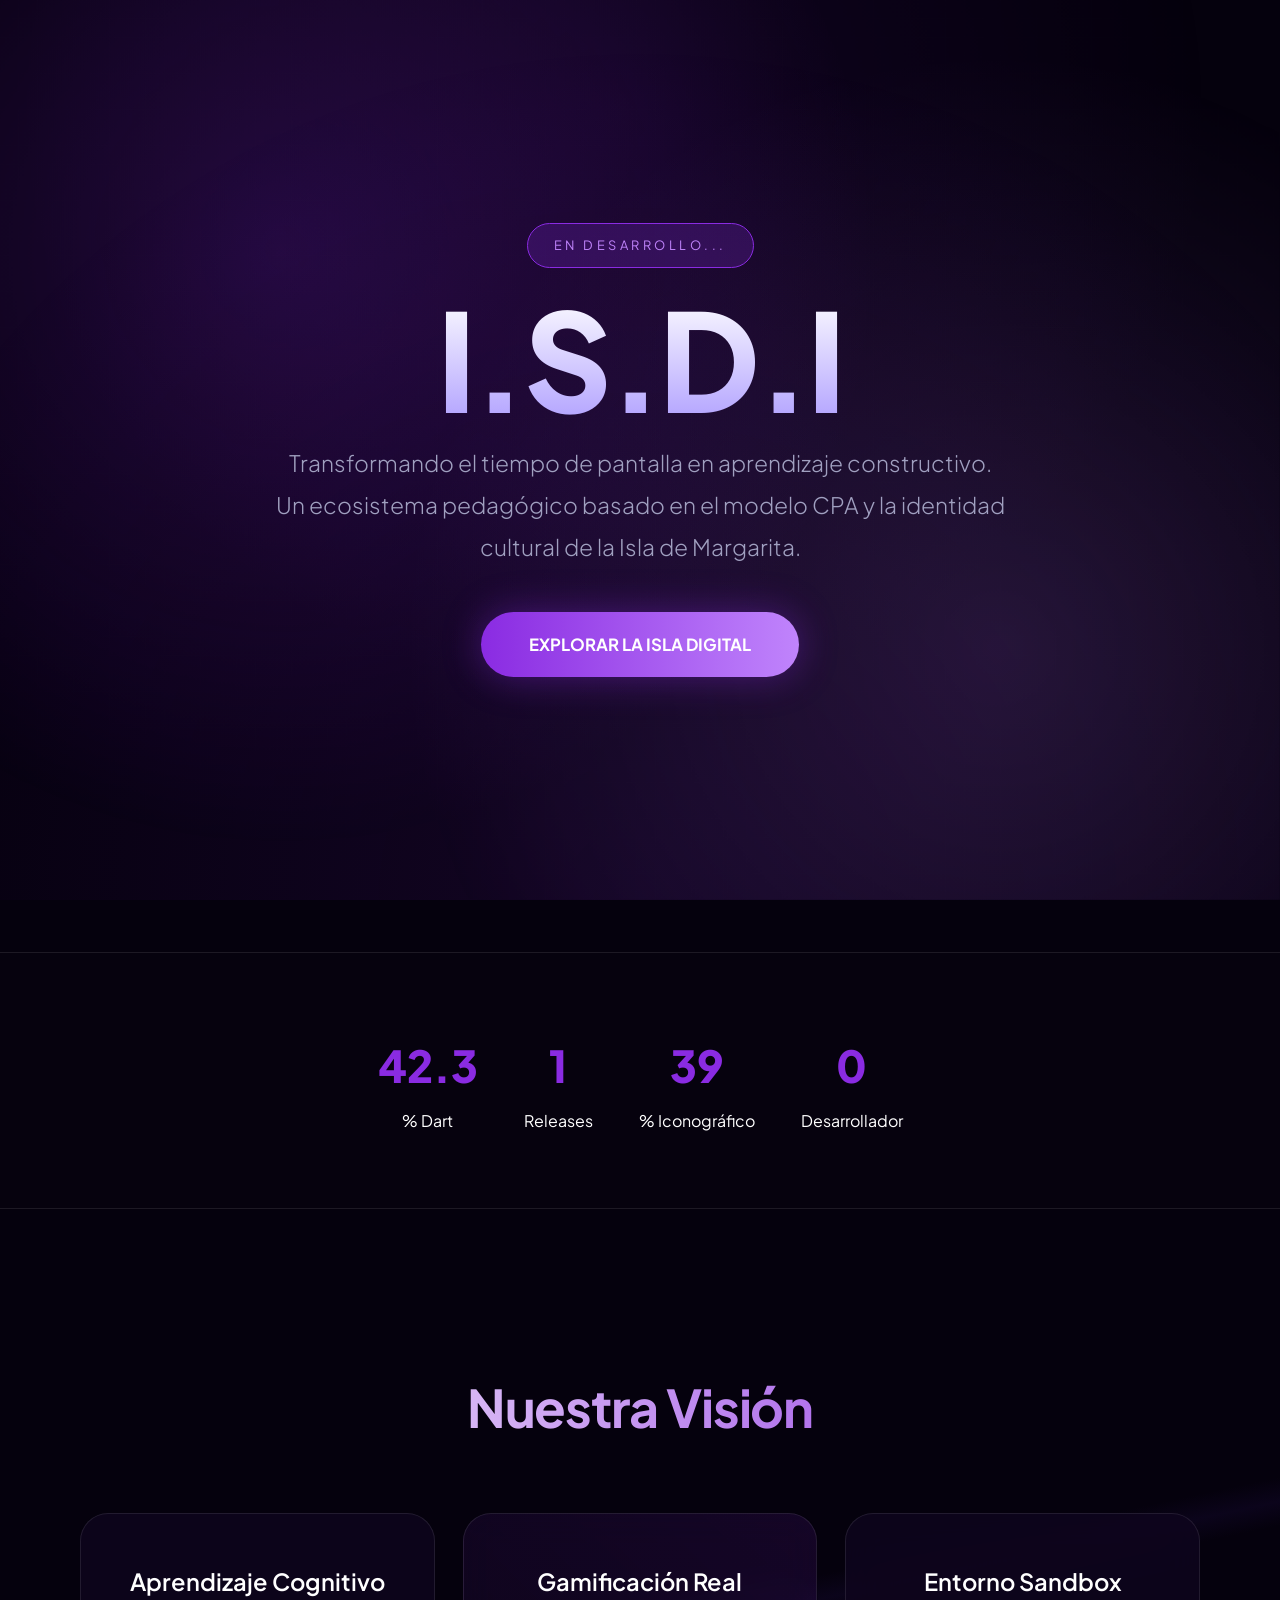
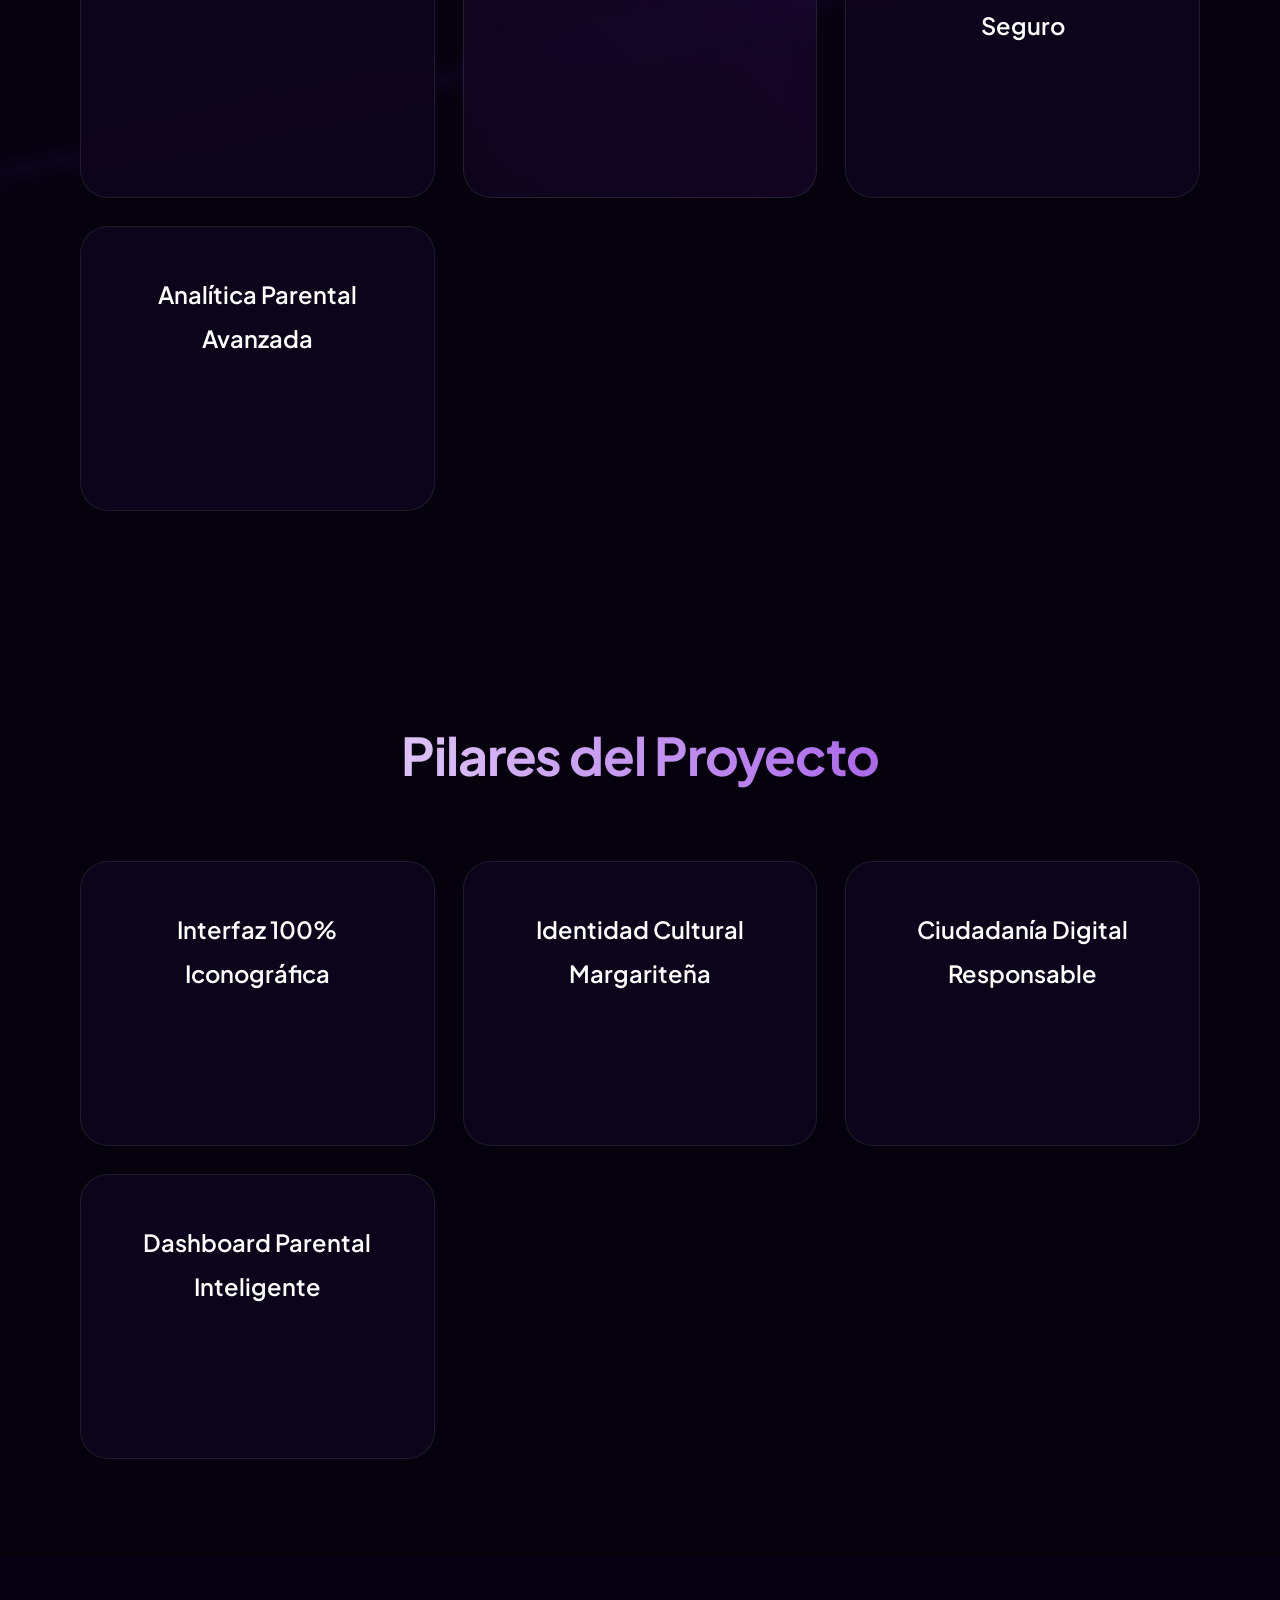
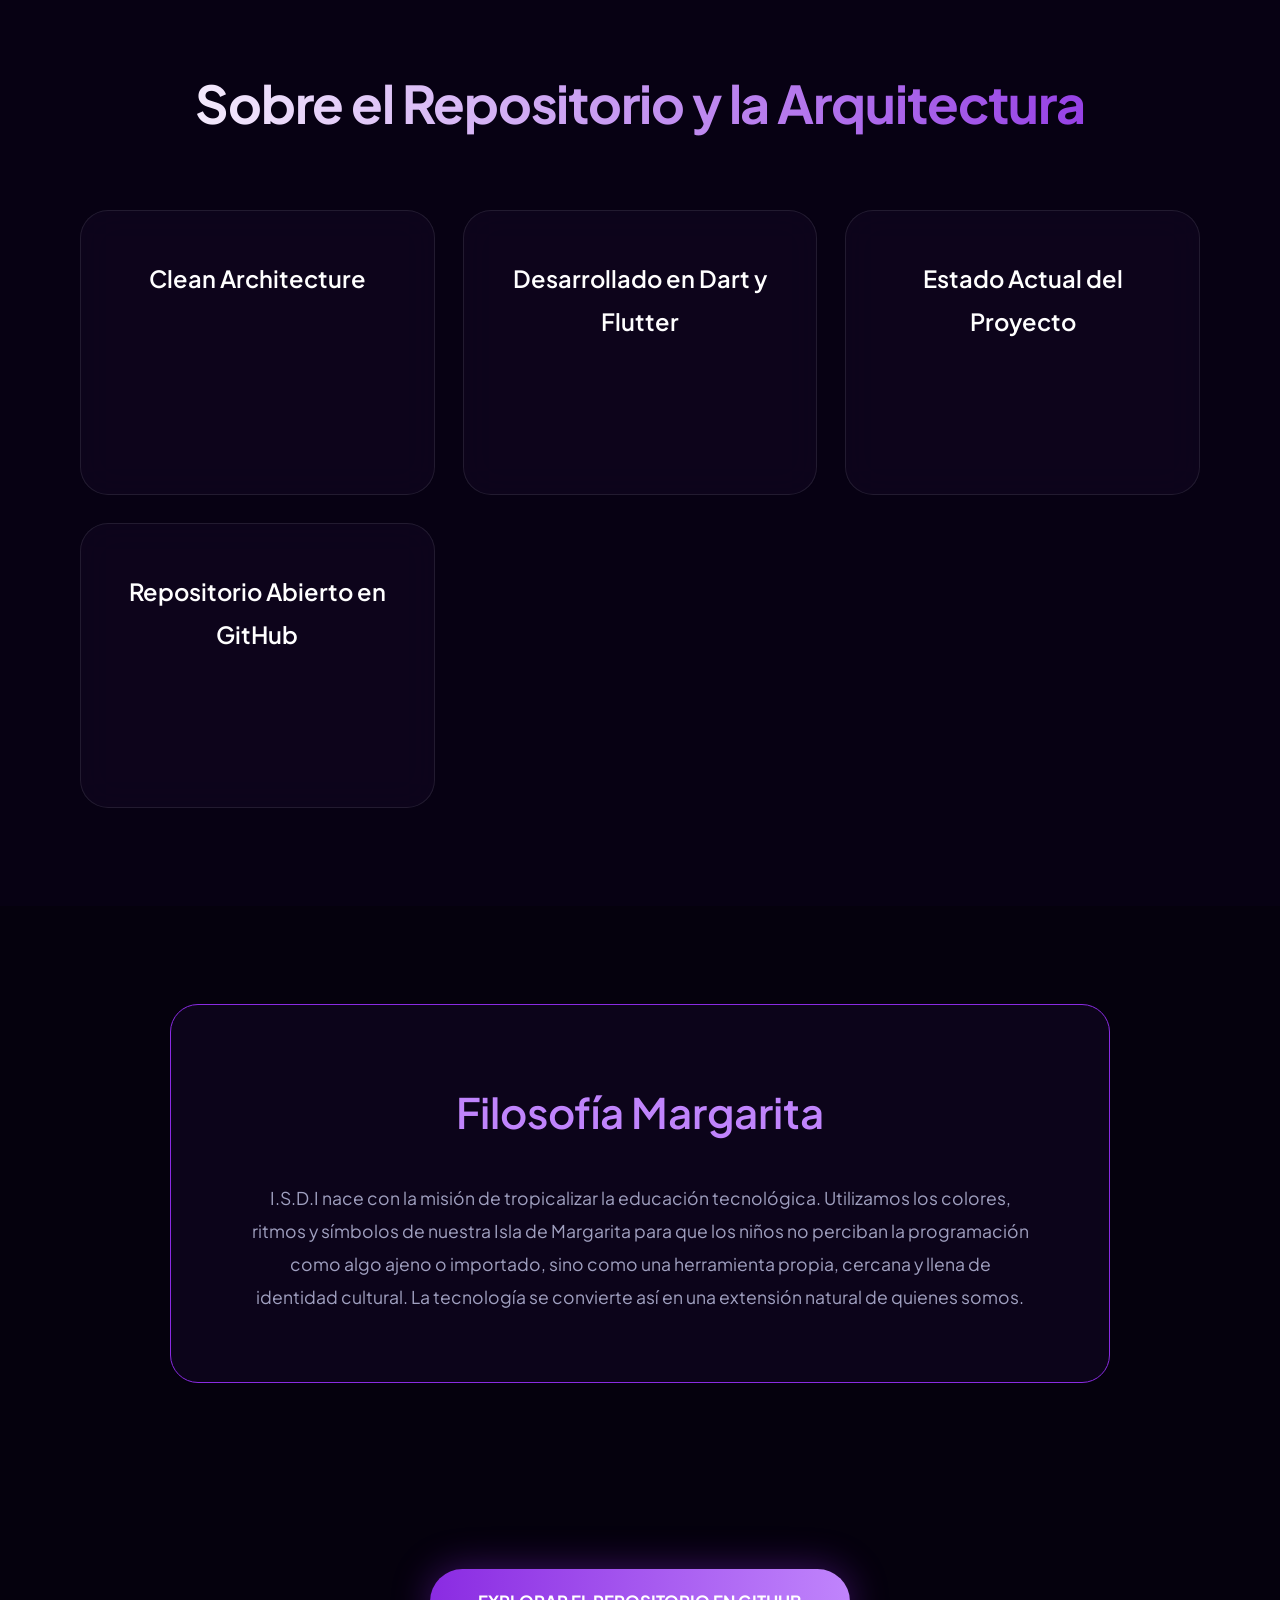
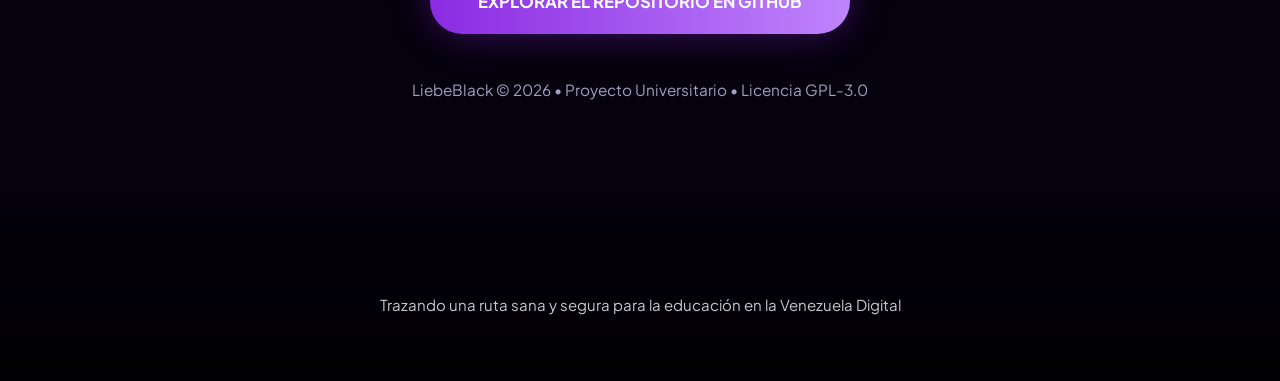
<file: index.html>
<!DOCTYPE html>
<html lang="es">
<head>
    <meta charset="UTF-8">
    <meta name="viewport" content="width=device-width, initial-scale=1.0">
    <title>I.S.D.I | Isla Digital </title>
    <link href="https://fonts.googleapis.com/css2?family=Plus+Jakarta+Sans:wght@300;400;600;800&display=swap" rel="stylesheet">
    <style>
        :root {
            --primary: #8a2be2;
            --accent: #c084fc;
            --bg-dark: #05010d;
            --bg-card: rgba(15, 5, 30, 0.85);
            --glass-border: rgba(255, 255, 255, 0.09);
            --text-main: #ffffff;
            --text-dim: #a0a0c0;
        }

        * { margin: 0; padding: 0; box-sizing: border-box; scroll-behavior: smooth; }

        body {
            font-family: 'Plus Jakarta Sans', sans-serif;
            background-color: var(--bg-dark);
            color: var(--text-main);
            overflow-x: hidden;
            line-height: 1.85;
            text-align: center;
        }

        /* FONDO DINÁMICO ULTRA FLUIDO AL DESPLAZARSE */
        .glow-mesh {
            position: fixed;
            top: 0; left: 0; width: 100%; height: 100%;
            z-index: -1;
            background: 
                radial-gradient(circle at 22% 28%, rgba(138, 43, 226, 0.21) 0%, transparent 50%),
                radial-gradient(circle at 78% 72%, rgba(192, 132, 252, 0.15) 0%, transparent 50%),
                radial-gradient(circle at 48% 12%, rgba(138, 43, 226, 0.09) 0%, transparent 58%);
            animation: meshPulse 32s ease infinite alternate;
            will-change: transform;
        }

        @keyframes meshPulse {
            0%   { opacity: 0.94; transform: scale(1) rotate(0deg); }
            100% { opacity: 1; transform: scale(1.055) rotate(1.2deg); }
        }

        /* ANIMACIONES PREMIUM ULTRA SUAVES */
        .reveal {
            opacity: 0;
            transform: translateY(70px) scale(0.95);
            transition: all 1.25s cubic-bezier(0.23, 1, 0.32, 1);
        }
        .reveal.active {
            opacity: 1;
            transform: translateY(0) scale(1);
        }

        .bento-card {
            transition: all 0.7s cubic-bezier(0.23, 1, 0.32, 1);
        }
        .bento-card:hover {
            transform: translateY(-16px);
            box-shadow: 0 35px 80px rgba(138, 43, 226, 0.22);
            border-color: var(--accent);
        }

        /* SECCIONES COMPACTAS Y ELEGANTES */
        .section-container {
            max-width: 1160px;
            margin: 0 auto;
            padding: 0 20px;
        }

        .section-title {
            margin-bottom: 58px;
        }
        .section-title h2 {
            font-size: clamp(2.15rem, 6.2vw, 3.25rem);
            background: linear-gradient(90deg, var(--text-main), var(--primary));
            -webkit-background-clip: text;
            -webkit-text-fill-color: transparent;
            font-weight: 700;
            letter-spacing: -1.1px;
        }

        .grid-container {
            display: grid;
            grid-template-columns: repeat(auto-fit, minmax(305px, 1fr));
            gap: 28px;
            max-width: 1160px;
            margin: 0 auto;
        }

        .bento-card {
            background: var(--bg-card);
            border: 1px solid var(--glass-border);
            border-radius: 28px;
            padding: 46px 34px;
            backdrop-filter: blur(18px);
            cursor: pointer;
            display: flex;
            flex-direction: column;
            align-items: center;
            text-align: center;
            min-height: 285px;
        }

        .bento-card h3 {
            font-size: 1.48rem;
            font-weight: 600;
            margin-bottom: 20px;
            transition: all 0.5s ease;
            position: relative;
        }

        .bento-card h3::after {
            content: '';
            position: absolute;
            bottom: -8px;
            left: 50%;
            width: 0;
            height: 1px;
            background: var(--accent);
            transition: all 0.5s ease;
            transform: translateX(-50%);
        }

        .bento-card:hover h3::after {
            width: 48px;
        }

        /* EXPANSIÓN MÁS ELEGANTE Y PROFUNDA */
        .card-content {
            display: grid;
            grid-template-rows: 0fr;
            transition: grid-template-rows 0.75s cubic-bezier(0.4, 0, 0.2, 1);
            width: 100%;
        }
        .card-inner {
            overflow: hidden;
            opacity: 0;
            transform: translateY(-18px);
            transition: all 0.65s cubic-bezier(0.23, 1, 0.32, 1);
            text-align: center;
            font-size: 0.975rem;
            color: var(--text-dim);
            line-height: 1.85;
        }
        .bento-card.expanded .card-content { grid-template-rows: 1fr; }
        .bento-card.expanded .card-inner {
            opacity: 1;
            transform: translateY(0);
        }
        .bento-card.expanded h3 {
            color: var(--accent);
        }

        /* STATS REFINADOS */
        .stats-bar {
            display: flex;
            flex-wrap: wrap;
            justify-content: center;
            gap: 46px;
            padding: 72px 20px;
            background: rgba(255,255,255,0.008);
            margin: 52px 0;
            border-top: 1px solid var(--glass-border);
            border-bottom: 1px solid var(--glass-border);
        }
        .stat-item h4 {
            font-size: clamp(2rem, 5.4vw, 2.75rem);
            color: var(--primary);
            font-weight: 800;
        }

        .cta-main {
            padding: 17px 48px;
            background: linear-gradient(90deg, var(--primary), var(--accent));
            color: white;
            text-decoration: none;
            border-radius: 100px;
            font-weight: 700;
            display: inline-block;
            transition: all 0.45s cubic-bezier(0.23, 1, 0.32, 1);
            box-shadow: 0 0 38px rgba(138, 43, 226, 0.4);
            font-size: 1.05rem;
        }
        .cta-main:hover {
            transform: scale(1.065);
            box-shadow: 0 0 70px var(--accent);
        }

        footer {
            padding: 98px 20px 62px;
            background: linear-gradient(to top, #000000, transparent);
            font-size: 0.94rem;
            opacity: 0.78;
        }

        /* RESPONSIVE ULTRA COMPACTO Y ELEGANTE */
        @media (max-width: 768px) {
            .grid-container { gap: 22px; grid-template-columns: 1fr; }
            .bento-card { padding: 38px 26px; min-height: auto; }
            .stats-bar { gap: 32px; padding: 58px 20px; }
        }

        @media (max-width: 480px) {
            h1 { font-size: clamp(3.1rem, 10.8vw, 6.2rem); }
            .bento-card { padding: 34px 22px; }
        }
    </style>
</head>
<body>

    <div class="glow-mesh" id="glowMesh"></div>

    <header style="min-height: 100vh; display: flex; flex-direction: column; justify-content: center; align-items: center; padding: 40px 20px; background: radial-gradient(circle at bottom, rgba(138, 43, 226, 0.11), transparent 78%); text-align: center;">
        <span style="background: rgba(138, 43, 226, 0.22); padding: 10px 26px; border-radius: 50px; font-size: 0.8rem; letter-spacing: 3.5px; text-transform: uppercase; border: 1px solid var(--primary); margin-bottom: 22px; color: var(--accent); animation: badgeFloat 4.8s ease infinite;">
            En Desarrollo... 
        </span>
        <h1 style="font-size: clamp(3.7rem, 11.8vw, 8.5rem); font-weight: 800; letter-spacing: -3.8px; background: linear-gradient(180deg, #fff, #b0a0ff); -webkit-background-clip: text; -webkit-text-fill-color: transparent; margin-bottom: 16px; line-height: 1;">
            I.S.D.I
        </h1>
        <p style="font-size: clamp(1.06rem, 3.9vw, 1.42rem); color: var(--text-dim); max-width: 730px; font-weight: 300; margin: 0 auto 44px;">
            Transformando el tiempo de pantalla en aprendizaje constructivo.<br>
            Un ecosistema pedagógico basado en el modelo CPA y la identidad cultural de la Isla de Margarita.
        </p>
        <a href="#vision" class="cta-main">EXPLORAR LA ISLA DIGITAL</a>
    </header>

    <section class="stats-bar">
    <div class="stat-item"><h4 class="stat-number" data-target="92.2">0</h4><p>% Dart</p></div>
    <div class="stat-item"><h4 class="stat-number" data-target="4">0</h4><p>Releases</p></div>
    <div class="stat-item"><h4 class="stat-number" data-target="87">0</h4><p>% Iconográfico</p></div>
    <div class="stat-item"><h4 class="stat-number" data-target="1">0</h4><p>Desarrollador</p></div>
</section>

    <!-- VISIÓN -->
    <div style="padding: 98px 0; background: linear-gradient(168deg, var(--bg-dark) 40%, #0b041b 42%, var(--bg-dark) 44%);">
        <section id="vision" class="section-container">
            <div class="section-title reveal">
                <h2>Nuestra Visión</h2>
            </div>
            <div class="grid-container">

                <div class="bento-card reveal interactive-card">
                    <h3>Aprendizaje Cognitivo</h3>
                    <div class="card-content">
                        <div class="card-inner">
                            El modelo Bruner (Concreto-Pictórico-Abstracto) es el fundamento de toda la plataforma. El niño primero experimenta de forma tangible, luego visualiza el concepto y finalmente lo representa. Esta progresión asegura una comprensión profunda, estructurada y duradera, eliminando la frustración típica de la enseñanza tradicional de programación.
                        </div>
                    </div>
                </div>

                <div class="bento-card reveal interactive-card" style="background: linear-gradient(45deg, var(--bg-card), rgba(138, 43, 226, 0.12));">
                    <h3>Gamificación Real</h3>
                    <div class="card-content">
                        <div class="card-inner">
                            Cada avance desbloquea habilidades concretas de Ciudadanía Digital: gestión segura de información, protocolos de emergencia y navegación responsable. No se trata de puntos decorativos, sino de competencias reales que preparan al niño para un mundo digital seguro y ético.
                        </div>
                    </div>
                </div>

                <div class="bento-card reveal interactive-card">
                    <h3>Entorno Sandbox Seguro</h3>
                    <div class="card-content">
                        <div class="card-inner">
                            Un laboratorio completamente aislado donde el error forma parte del proceso de aprendizaje. El niño puede experimentar libremente sin riesgos externos ni exposición a internet, convirtiendo cada intento fallido en una oportunidad de crecimiento.
                        </div>
                    </div>
                </div>

                <div class="bento-card reveal interactive-card">
                    <h3>Analítica Parental Avanzada</h3>
                    <div class="card-content">
                        <div class="card-inner">
                            Reportes que identifican fortalezas tempranas en lógica, creatividad y resolución de problemas. Los padres obtienen control total sobre el tiempo de uso y recomendaciones educativas personalizadas para cada etapa del desarrollo.
                        </div>
                    </div>
                </div>
            </div>
        </section>
    </div>

    <!-- PILARES -->
    <section id="pilares" class="section-container" style="padding: 98px 20px;">
        <div class="section-title reveal">
            <h2>Pilares del Proyecto</h2>
        </div>
        <div class="grid-container">

            <div class="bento-card reveal interactive-card">
                <h3>Interfaz 100% Iconográfica</h3>
                <div class="card-content">
                    <div class="card-inner">
                        Diseñada específicamente para pre-lectores con elementos visuales grandes y navegación intuitiva. Cualquier niño puede explorar y aprender sin necesidad de leer texto, haciendo la plataforma verdaderamente inclusiva desde los primeros años.
                    </div>
                </div>
            </div>

            <div class="bento-card reveal interactive-card">
                <h3>Identidad Cultural Margariteña</h3>
                <div class="card-content">
                    <div class="card-inner">
                        La estética y las metáforas están inspiradas en los colores del Caribe, los ritmos locales y la identidad de la Isla de Margarita. La tecnología deja de ser algo distante para convertirse en una extensión natural de nuestra cultura y orgullo regional.
                    </div>
                </div>
            </div>

            <div class="bento-card reveal interactive-card">
                <h3>Ciudadanía Digital Responsable</h3>
                <div class="card-content">
                    <div class="card-inner">
                        Módulos integrados de simulación real que enseñan desde los 5 años cómo proteger datos, reconocer riesgos en línea y actuar con responsabilidad. Formamos ciudadanos digitales conscientes y preparados para el futuro.
                    </div>
                </div>
            </div>

            <div class="bento-card reveal interactive-card">
                <h3>Dashboard Parental Inteligente</h3>
                <div class="card-content">
                    <div class="card-inner">
                        Control completo desde cualquier dispositivo: límites de tiempo, reportes detallados de progreso, gestión de contenidos y sugerencias educativas adaptadas al desarrollo individual de cada niño.
                    </div>
                </div>
            </div>
        </div>
    </section>

    <!-- ARQUITECTURA Y REPOSITORIO -->
    <section style="padding: 98px 0; background: rgba(10, 3, 25, 0.58);">
        <section id="repositorio" class="section-container">
            <div class="section-title reveal">
                <h2>Sobre el Repositorio y la Arquitectura</h2>
            </div>
            <div class="grid-container">

                <div class="bento-card reveal interactive-card">
                    <h3>Clean Architecture</h3>
                    <div class="card-content">
                        <div class="card-inner">
                            Implementación profesional con separación estricta de capas. Esto facilita el testing exhaustivo, el mantenimiento a largo plazo y la escalabilidad futura del proyecto. Un código limpio, modular y preparado para crecer con la comunidad educativa.
                        </div>
                    </div>
                </div>

                <div class="bento-card reveal interactive-card">
                    <h3>Desarrollado en Dart y Flutter</h3>
                    <div class="card-content">
                        <div class="card-inner">
                            92,2% del código está escrito en Dart, permitiendo rendimiento nativo en Android e iOS. Optimizado para dispositivos de gama media y baja, ideal para su uso en escuelas públicas y familias venezolanas.
                        </div>
                    </div>
                </div>

                <div class="bento-card reveal interactive-card">
                    <h3>Estado Actual del Proyecto</h3>
                    <div class="card-content">
                        <div class="card-inner">
                            Versión estable V0.7.3 con cuatro releases públicas. Código completamente abierto bajo licencia GPL-3.0. Últimas mejoras enfocadas en modularidad, rendimiento y experiencia de usuario en dispositivos móviles.
                        </div>
                    </div>
                </div>

                <div class="bento-card reveal interactive-card">
                    <h3>Repositorio Abierto en GitHub</h3>
                    <div class="card-content">
                        <div class="card-inner">
                            Todo el código fuente está disponible públicamente para que estudiantes, docentes y desarrolladores puedan revisar, contribuir y adaptar la plataforma. Un proyecto universitario con vocación de impacto real en la educación venezolana.
                        </div>
                    </div>
                </div>
            </div>
        </section>
    </section>

    <!-- FILOSOFÍA -->
    <section id="filosofia" class="section-container" style="padding: 98px 20px;">
        <div class="bento-card reveal" style="max-width: 940px; margin: 0 auto; border-color: var(--primary); cursor: default; padding: 68px 46px;">
            <h3 style="font-size: clamp(1.78rem, 4.9vw, 2.62rem); color: var(--accent); margin-bottom: 32px;">Filosofía Margarita</h3>
            <p style="font-size: 1.1rem; color: var(--text-dim); max-width: 780px; margin: 0 auto; line-height: 1.88;">
                I.S.D.I nace con la misión de tropicalizar la educación tecnológica. Utilizamos los colores, ritmos y símbolos de nuestra Isla de Margarita para que los niños no perciban la programación como algo ajeno o importado, sino como una herramienta propia, cercana y llena de identidad cultural. La tecnología se convierte así en una extensión natural de quienes somos.
            </p>
        </div>
    </section>

    <!-- CTA FINAL -->
    <section class="section-container" style="padding: 88px 20px; text-align: center;">
        <a href="https://github.com/LiebeBlack/I.S.D.I" target="_blank" class="cta-main">
            EXPLORAR EL REPOSITORIO EN GITHUB
        </a>
        <p style="margin-top: 42px; color: var(--text-dim); font-size: 0.96rem;">LiebeBlack © 2026 • Proyecto Universitario • Licencia GPL-3.0</p>
    </section>

    <footer>
        <p>Trazando una ruta sana y segura para la educación en la Venezuela Digital</p>
    </footer>

    <script>
        // SCROLL REVEAL PREMIUM
        function reveal() {
            document.querySelectorAll('.reveal').forEach(el => {
                const rect = el.getBoundingClientRect();
                if (rect.top < window.innerHeight - 110) el.classList.add('active');
            });
        }
        window.addEventListener('scroll', reveal);
        reveal();

        // FONDO AÚN MÁS DINÁMICO AL DESPLAZARSE
        const mesh = document.getElementById('glowMesh');
        window.addEventListener('scroll', () => {
            const scrollY = window.scrollY;
            const intensity = Math.min(1.09, 1 + scrollY * 0.000085);
            mesh.style.transform = `translateY(${scrollY * 0.042}px) scale(${intensity})`;
        });

        // ANIMACIÓN DE NÚMEROS EN STATS
        function animateNumbers() {
            document.querySelectorAll('.stat-number').forEach(num => {
                const target = parseFloat(num.getAttribute('data-target'));
                let count = 0;
                const increment = target / 72;
                const timer = setInterval(() => {
                    count += increment;
                    if (count >= target) {
                        count = target;
                        clearInterval(timer);
                    }
                    num.textContent = Number.isInteger(target) ? Math.floor(count) : count.toFixed(1);
                }, 32);
            });
        }
        const statsObserver = new IntersectionObserver(entries => {
            if (entries[0].isIntersecting) {
                animateNumbers();
                statsObserver.disconnect();
            }
        }, { threshold: 0.65 });
        statsObserver.observe(document.querySelector('.stats-bar'));

        // EXPANSIÓN DE TARJETAS
        document.querySelectorAll('.interactive-card').forEach(card => {
            card.addEventListener('click', () => {
                card.classList.toggle('expanded');
            });
        });
    </script>
</body>
</html>
</file>
